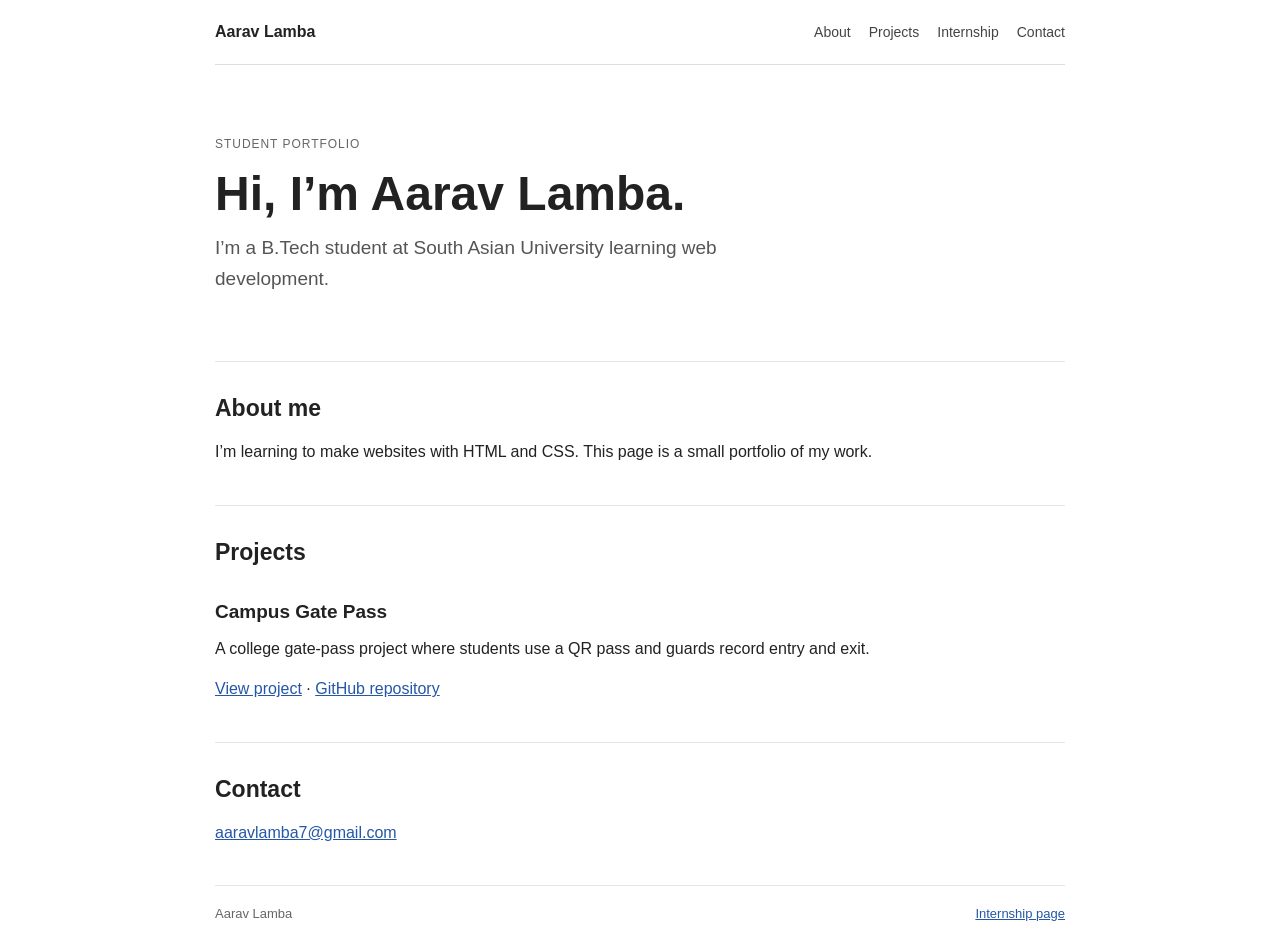
<file: index.html>
<!doctype html>
<html lang="en">
<head>
  <meta charset="utf-8">
  <meta name="viewport" content="width=device-width, initial-scale=1">
  <title>Aarav Lamba | Portfolio</title>
  <link rel="stylesheet" href="styles.css">
</head>
<body>
  <header>
    <a class="name" href="index.html">Aarav Lamba</a>
    <nav>
      <a href="#about">About</a>
      <a href="#projects">Projects</a>
      <a href="internship.html">Internship</a>
      <a href="#contact">Contact</a>
    </nav>
  </header>

  <main>
    <section class="intro">
      <p class="small-title">STUDENT PORTFOLIO</p>
      <h1>Hi, I’m Aarav Lamba.</h1>
      <p class="lead">I’m a B.Tech student at South Asian University learning web development.</p>
    </section>

    <section id="about">
      <h2>About me</h2>
      <p>I’m learning to make websites with HTML and CSS. This page is a small portfolio of my work.</p>
    </section>

    <section id="projects">
      <h2>Projects</h2>
      <article class="project">
        <h3>Campus Gate Pass</h3>
        <p>A college gate-pass project where students use a QR pass and guards record entry and exit.</p>
        <p class="links"><a href="https://qr-sign-in-attendance.infinityfreeapp.com/gatepass/" target="_blank" rel="noopener">View project</a> · <a href="https://github.com/aaravlamba7/gatepass" target="_blank" rel="noopener">GitHub repository</a></p>
      </article>
    </section>

    <section id="contact">
      <h2>Contact</h2>
      <p><a href="mailto:aaravlamba7@gmail.com">aaravlamba7@gmail.com</a></p>
    </section>
  </main>

  <footer><span>Aarav Lamba</span><a href="internship.html">Internship page</a></footer>
</body>
</html>
</file>
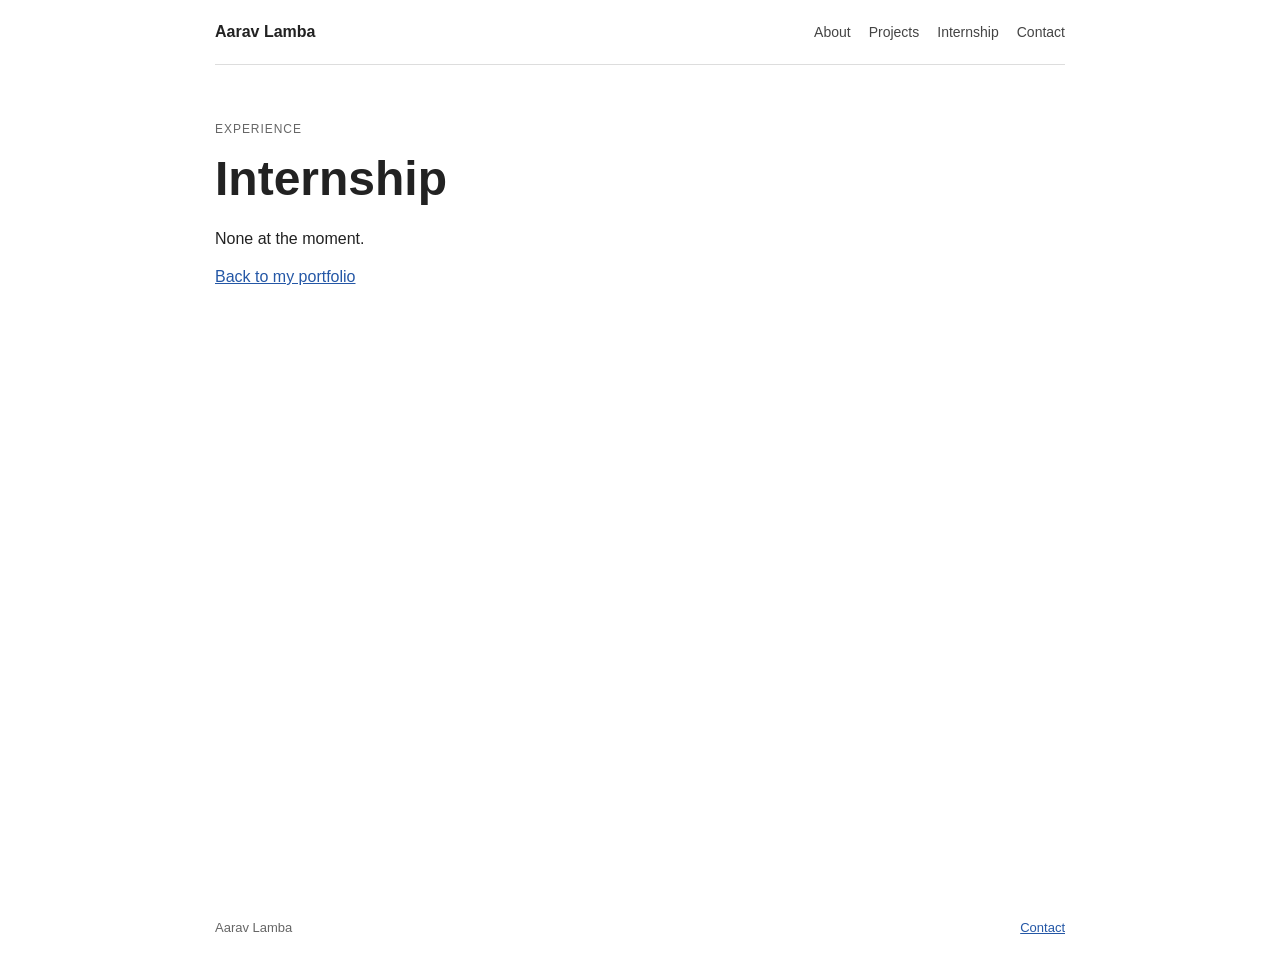
<file: internship.html>
<!doctype html>
<html lang="en">
<head>
  <meta charset="utf-8">
  <meta name="viewport" content="width=device-width, initial-scale=1">
  <title>Internship | Aarav Lamba</title>
  <link rel="stylesheet" href="styles.css">
</head>
<body>
  <header>
    <a class="name" href="index.html">Aarav Lamba</a>
    <nav>
      <a href="index.html#about">About</a>
      <a href="index.html#projects">Projects</a>
      <a href="internship.html">Internship</a>
      <a href="index.html#contact">Contact</a>
    </nav>
  </header>
  <main class="internship-page">
    <p class="small-title">EXPERIENCE</p>
    <h1>Internship</h1>
    <p>None at the moment.</p>
    <p><a href="index.html">Back to my portfolio</a></p>
  </main>
  <footer><span>Aarav Lamba</span><a href="mailto:aaravlamba7@gmail.com">Contact</a></footer>
</body>
</html>
</file>
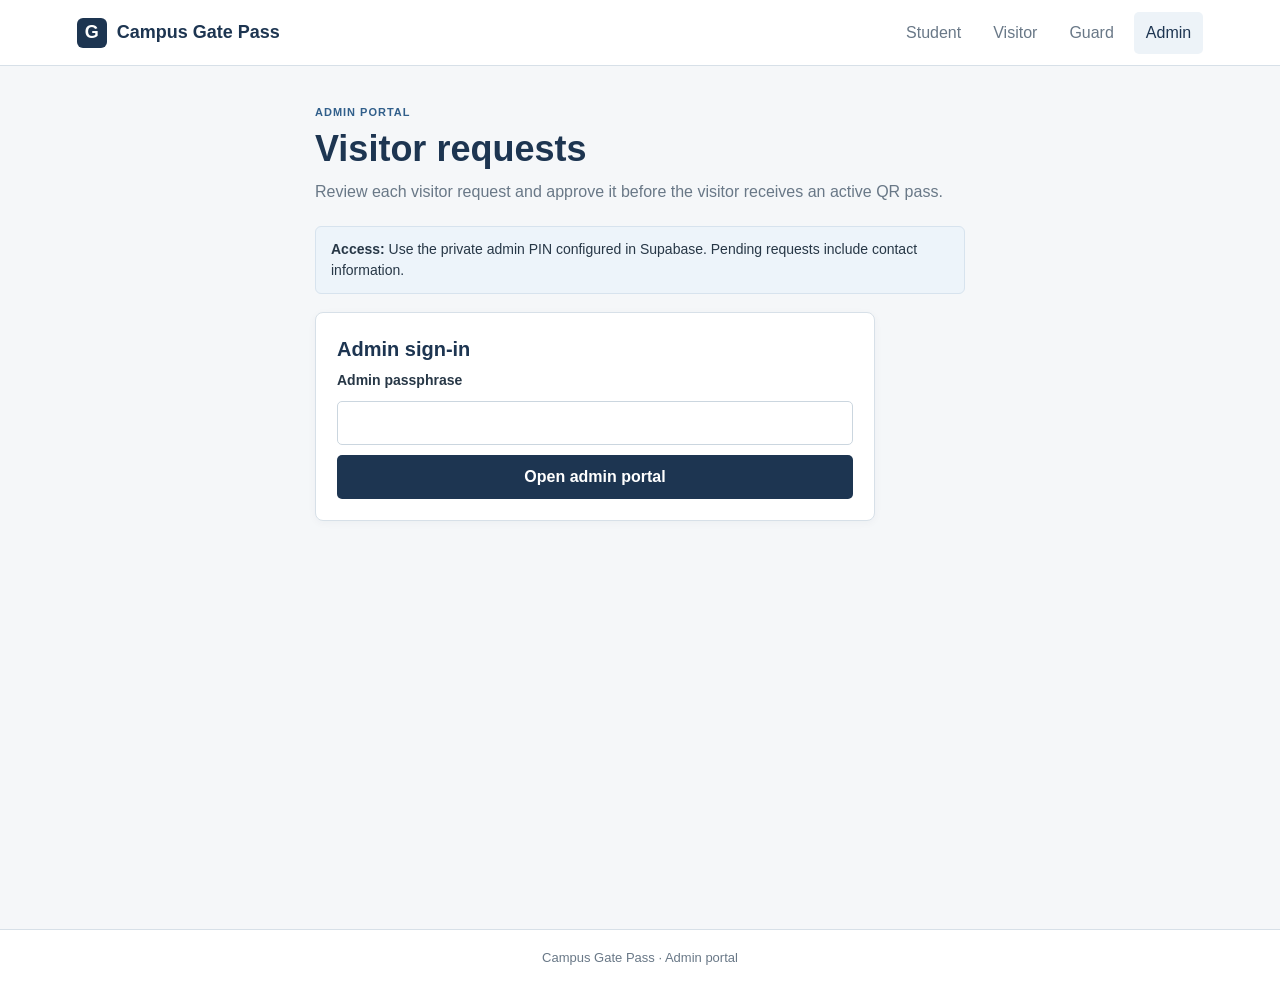
<file: pages/admin.html>
<!doctype html>
<html lang="en">
<head>
  <meta charset="utf-8">
  <meta name="viewport" content="width=device-width, initial-scale=1">
  <title>Visitor Admin | Campus Gate Pass</title>
  <link rel="stylesheet" href="../css/style.css">
  <script src="../js/backend-config.js?v=task8-1" defer></script>
  <script src="../js/app.js?v=task8-1" defer></script>
  <script src="../js/visitor-app.js?v=task8-1" defer></script>
</head>
<body>
  <header class="site-header">
    <a class="brand" href="../index.html"><span class="brand-icon">G</span> Campus Gate Pass</a>
    <nav><a class="nav-link" href="../index.html">Student</a><a class="nav-link" href="visitor.html">Visitor</a><a class="nav-link" href="guard.html">Guard</a><a class="nav-link active" href="admin.html">Admin</a></nav>
  </header>
  <main class="container narrow">
    <section class="intro"><p class="small-heading">ADMIN PORTAL</p><h1>Visitor requests</h1><p>Review each visitor request and approve it before the visitor receives an active QR pass.</p></section>
    <div class="info-note"><strong>Access:</strong> Use the private admin PIN configured in Supabase. Pending requests include contact information.</div>
    <section id="admin-login" class="panel login-panel">
      <h2>Admin sign-in</h2>
      <form id="admin-login-form">
        <label for="admin-pin-input">Admin passphrase</label><input id="admin-pin-input" type="password" minlength="12" maxlength="100" autocomplete="current-password" required>
        <button class="button" type="submit">Open admin portal</button>
      </form>
      <div id="admin-login-message" class="message hidden" role="status"></div>
    </section>
    <section id="admin-dashboard" class="hidden">
      <div class="panel">
        <div class="history-heading"><div><p class="small-heading">PENDING</p><h2>Requests to review</h2></div><button id="admin-refresh" class="text-button" type="button">Refresh</button></div>
        <p id="admin-session-name" class="muted"></p>
        <button id="admin-logout" class="text-button" type="button">Sign out</button>
        <div id="admin-requests" class="visitor-list"><p class="muted">Loading requests…</p></div>
      </div>
      <div id="admin-message" class="message hidden" role="status"></div>
    </section>
  </main>
  <footer>Campus Gate Pass · Admin portal</footer>
</body>
</html>
</file>
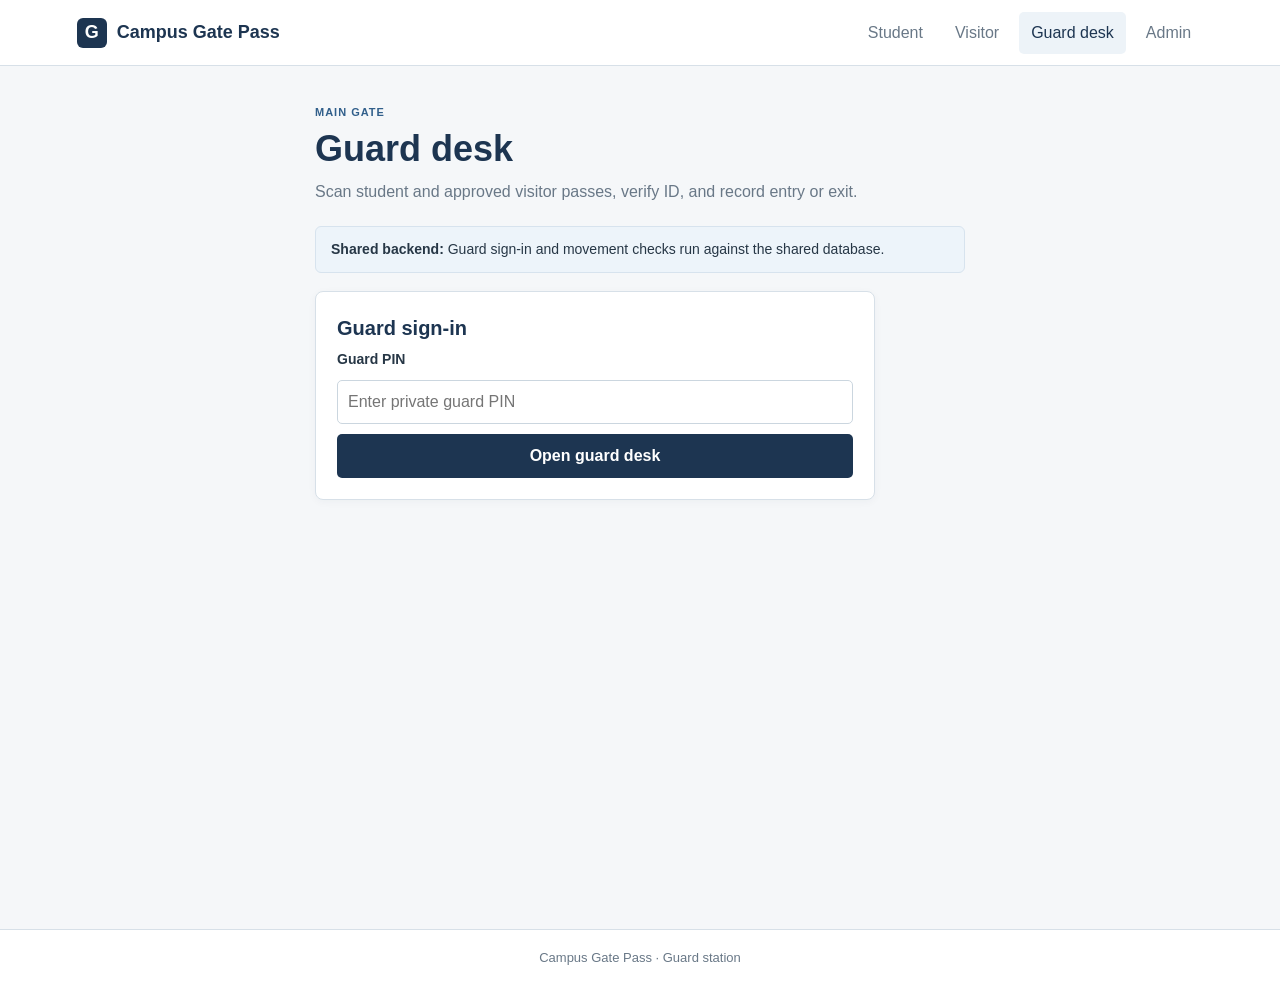
<file: pages/guard.html>
<!doctype html>
<html lang="en">
<head>
  <meta charset="utf-8">
  <meta name="viewport" content="width=device-width, initial-scale=1">
  <title>Guard Desk | Campus Gate Pass</title>
  <link rel="stylesheet" href="../css/style.css">
  <script src="../js/html5-qrcode.min.js?v=task8-3" defer></script>
  <script src="../js/backend-config.js?v=task8-3" defer></script>
  <script src="../js/app.js?v=task8-3" defer></script>
  <script src="../js/visitor-guard.js?v=task8-3" defer></script>
</head>
<body>
  <header class="site-header"><a class="brand" href="../index.html"><span class="brand-icon">G</span> Campus Gate Pass</a><nav><a class="nav-link" href="../index.html">Student</a><a class="nav-link" href="visitor.html">Visitor</a><a class="nav-link active" href="guard.html">Guard desk</a><a class="nav-link" href="admin.html">Admin</a></nav></header>
  <main class="container narrow">
    <section class="intro"><p class="small-heading">MAIN GATE</p><h1>Guard desk</h1><p>Scan student and approved visitor passes, verify ID, and record entry or exit.</p></section>
    <div class="info-note"><strong>Shared backend:</strong> Guard sign-in and movement checks run against the shared database.</div>
    <section id="guard-login" class="panel login-panel">
      <h2>Guard sign-in</h2>
      <form id="guard-login-form"><label for="guard-pin">Guard PIN</label><input id="guard-pin" type="password" minlength="8" maxlength="64" autocomplete="current-password" placeholder="Enter private guard PIN" required><button class="button" type="submit">Open guard desk</button></form>
      <div id="guard-message" class="message hidden" role="status"></div>
    </section>
    <section id="guard-dashboard" class="hidden">
      <div class="panel"><div class="history-heading"><div><p class="small-heading">MAIN GATE</p><h2>Record a scan</h2></div><button id="guard-logout" class="text-button" type="button">Sign out</button></div>
        <p class="muted">Choose the pass type and scan its QR with this device's camera. The next movement is based on the current gate status.</p>
        <div class="scan-actions"><button id="start-student-camera" class="button" type="button">Scan student pass</button><button id="start-visitor-camera" class="button button-secondary" type="button">Scan visitor pass</button></div>
        <div id="qr-camera-panel" class="camera-panel hidden">
          <div id="qr-reader"></div>
          <div id="qr-camera-message" class="message hidden" role="status"></div>
          <button id="stop-qr-camera" class="button button-secondary" type="button">Close camera</button>
        </div>
        <details class="manual-scan"><summary>Use manual scan input</summary>
          <form id="scan-form"><label for="qr-token">Student QR link or token</label><div class="scan-row"><input id="qr-token" placeholder="Paste or type the student QR link" autocomplete="off" required><button class="button" type="submit">Find student</button></div></form>
        </details>
      </div>
      <div id="scan-message" class="message hidden" role="status"></div>
      <section id="student-result" class="panel hidden"><p class="small-heading">MATCHED STUDENT</p><h2 id="result-name"></h2><p id="result-roll" class="muted"></p><p>Current status: <strong id="result-status"></strong></p><p>Next movement: <strong id="next-movement"></strong></p><p class="id-reminder">Check the student's physical college ID before recording movement.</p>
        <form id="confirm-form"><input id="movement" type="hidden"><label class="check-line"><input id="id-check" type="checkbox" required> I checked the physical college ID.</label><button id="record-student-movement" class="button" type="submit">Record entry</button></form>
      </section>
      <section class="panel history-panel"><div class="history-heading"><div><p class="small-heading">RECENT ACTIVITY</p><h2>Recent scans</h2></div><span class="muted">Shared history</span></div><div id="scan-history"><p class="muted">No scans recorded yet.</p></div></section>
      <section class="panel visitor-monitor">
        <div class="history-heading"><div><p class="small-heading">VISITOR CHECK</p><h2>Approved visitors</h2></div><button id="visitor-list-refresh" class="text-button" type="button">Refresh</button></div>
        <p class="muted small-copy">Overdue visitors who are still marked inside are highlighted with their contact details.</p>
        <div id="guard-visitor-list" class="visitor-list"><p class="muted">Sign in to view approved visitors.</p></div>
      </section>
      <section class="panel">
        <p class="small-heading">VISITOR PASS</p><h2>Visitor scan fallback</h2>
        <details class="manual-scan"><summary>Use manual visitor input</summary>
          <form id="visitor-scan-form"><label for="visitor-qr-token">Visitor QR link or token</label><div class="scan-row"><input id="visitor-qr-token" placeholder="Paste or type the visitor QR link" autocomplete="off" required><button class="button" type="submit">Find visitor</button></div></form>
        </details>
        <div id="visitor-scan-message" class="message hidden" role="status"></div>
      </section>
      <section id="guard-visitor-result" class="panel hidden">
        <p class="small-heading">MATCHED VISITOR</p><h2 id="guard-visitor-name"></h2>
        <p>Contact: <a id="guard-visitor-phone" href="#"></a></p>
        <p>Visiting: <strong id="guard-visitor-host"></strong></p>
        <p>Reason: <span id="guard-visitor-purpose"></span></p>
        <p>Pass: <strong id="guard-visitor-pass-status"></strong> · Gate: <strong id="guard-visitor-gate-status"></strong></p>
        <p id="guard-visitor-expiry" class="muted"></p>
        <form id="visitor-confirm-form">
          <label for="visitor-movement">Select movement</label><select id="visitor-movement" required><option value="">Choose entry or exit</option><option value="ENTRY">Entry — entering campus</option><option value="EXIT">Exit — leaving campus</option></select>
          <label class="check-line"><input id="visitor-id-check" type="checkbox" required> I checked the visitor's photo ID.</label>
          <button class="button" type="submit">Record visitor movement</button>
        </form>
      </section>
    </section>
  </main>
  <footer>Campus Gate Pass · Guard station</footer>
</body>
</html>
</file>
<file: styles.css>
body {
  margin: 0;
  color: #222;
  background: #fff;
  font: 16px/1.6 Arial, Helvetica, sans-serif;
}

a { color: #2457a6; }
a:hover { color: #163a70; }

header, main, footer {
  width: min(850px, calc(100% - 36px));
  margin: 0 auto;
}

header {
  min-height: 64px;
  display: flex;
  align-items: center;
  justify-content: space-between;
  gap: 20px;
  border-bottom: 1px solid #ddd;
}

.name { color: #222; font-weight: 700; text-decoration: none; }
nav { display: flex; gap: 18px; }
nav a { color: #444; font-size: 14px; text-decoration: none; }
nav a:hover { text-decoration: underline; }

main { min-height: calc(100vh - 120px); }
section { padding: 28px 0; border-bottom: 1px solid #e5e5e5; }
.intro { padding: 70px 0 55px; }
.small-title { margin-bottom: 12px; color: #666; font-size: 12px; letter-spacing: .08em; }
h1 { margin: 0 0 12px; font-size: clamp(32px, 5vw, 48px); line-height: 1.15; }
.lead { max-width: 600px; color: #555; font-size: 19px; }
h2 { margin: 0 0 12px; font-size: 23px; }
h3 { margin: 0 0 8px; font-size: 19px; }
p { margin: 0 0 12px; }
.project { padding: 15px 0 0; }
.project p { max-width: 700px; }
.links { margin-top: 15px; }
footer {
  min-height: 56px;
  display: flex;
  align-items: center;
  justify-content: space-between;
  color: #666;
  font-size: 13px;
}

.internship-page { padding-top: 55px; }
.internship-page h1 { margin-bottom: 20px; }

@media (max-width: 560px) {
  header { align-items: flex-start; flex-direction: column; padding: 14px 0; }
  nav { width: 100%; justify-content: space-between; gap: 8px; }
  nav a { font-size: 13px; }
  .intro { padding-top: 48px; }
}
</file>
<file: css/style.css>
* { box-sizing: border-box; }
:root { --navy: #1d3551; --blue: #315f8b; --pale: #edf3f8; --line: #d7e0e8; --text: #273746; --muted: #697887; --green: #397354; }
body { margin: 0; background: #f5f7f9; color: var(--text); font: 16px/1.5 Arial, Helvetica, sans-serif; }
.site-header { min-height: 66px; padding: 0 max(6vw, 22px); background: #fff; border-bottom: 1px solid var(--line); display: flex; align-items: center; justify-content: space-between; gap: 20px; }
.brand { display: flex; align-items: center; gap: 10px; color: var(--navy); font-size: 18px; font-weight: 700; text-decoration: none; }
.brand-icon { width: 30px; height: 30px; display: grid; place-items: center; background: var(--navy); color: #fff; border-radius: 6px; }
nav { display: flex; gap: 8px; } .nav-link { padding: 9px 12px; border-radius: 5px; color: var(--muted); text-decoration: none; } .nav-link.active, .nav-link:hover { color: var(--navy); background: var(--pale); }
.container { width: min(930px, 90%); min-height: calc(100vh - 130px); margin: 38px auto 55px; }
.container.narrow { width: min(650px, 90%); }
.login-panel { max-width: 560px; }
.role-note { margin-top: 18px; color: var(--muted); text-align: center; font-size: 13px; }
.intro { max-width: 670px; margin-bottom: 22px; } .small-heading { margin: 0 0 6px; color: var(--blue); font-size: 11px; font-weight: 700; letter-spacing: 1px; }
h1, h2, p { margin-top: 0; } h1 { margin-bottom: 10px; color: var(--navy); font-size: clamp(28px, 4vw, 36px); line-height: 1.2; } h2 { margin-bottom: 6px; color: var(--navy); font-size: 20px; } .intro > p:last-child, .muted { color: var(--muted); }
.info-note, .message, .id-reminder { margin: 18px 0; padding: 12px 15px; border: 1px solid #d7e3ee; border-radius: 6px; background: #edf4fa; font-size: 14px; }
.student-grid { display: grid; grid-template-columns: repeat(auto-fit, minmax(270px, 1fr)); gap: 18px; margin: 20px 0; }
.student-card, .panel, .steps-card { padding: 21px; border: 1px solid var(--line); border-radius: 8px; background: #fff; box-shadow: 0 2px 8px #1d35510a; }
.card-title-row { display: flex; justify-content: space-between; align-items: flex-start; gap: 10px; } .card-title-row h2 { font-size: 18px; } .roll-number { margin: 0; color: var(--muted); font-size: 13px; }
.status { flex: none; padding: 3px 9px; border-radius: 15px; background: #f2eddd; color: #735a1b; font-size: 12px; font-weight: 700; } .status.inside { background: #e7f2eb; color: var(--green); }
.qr-frame { width: 174px; height: 174px; margin: 18px auto 10px; display: grid; place-items: center; border: 1px solid var(--line); border-radius: 6px; } .qr-code { width: 148px; height: 148px; } .qr-code img, .qr-code canvas { display: block; } .pass-help { margin: 0; color: var(--muted); text-align: center; font-size: 13px; }
.steps-card { margin-top: 23px; } .steps-card ol { padding-left: 21px; color: var(--muted); } .steps-card li { margin: 6px 0; }
.button { display: inline-block; border: 0; border-radius: 5px; padding: 10px 15px; background: var(--navy); color: #fff; font: inherit; font-weight: 700; text-decoration: none; cursor: pointer; } .button:hover { background: var(--blue); }
.panel { margin: 17px 0; } form { display: grid; gap: 10px; } label { font-size: 14px; font-weight: 700; } input:not([type=checkbox]), select { width: 100%; min-height: 42px; padding: 9px 10px; border: 1px solid #cbd6df; border-radius: 5px; background: #fff; color: var(--text); font: inherit; } input:focus, select:focus { outline: 2px solid #c4d7e8; }
.scan-row { display: flex; gap: 10px; } .scan-row input { flex: 1; min-width: 0; } .check-line { display: flex; align-items: flex-start; gap: 8px; font-weight: 400; } .check-line input { margin-top: 4px; }
.scan-actions { display: flex; flex-wrap: wrap; gap: 10px; margin: 12px 0; }
.camera-panel { margin-top: 14px; padding: 14px; border: 1px solid var(--line); border-radius: 7px; background: #f8fafc; }
.camera-panel #qr-reader { width: min(100%, 420px); margin: 0 auto 12px; overflow: hidden; border: 0; }
.camera-panel #qr-reader video { max-width: 100%; border-radius: 6px; }
.manual-scan { margin-top: 14px; color: var(--muted); }
.manual-scan summary { width: fit-content; cursor: pointer; color: var(--blue); font-size: 14px; font-weight: 700; }
.manual-scan form { margin-top: 12px; }
.message.error { border-color: #e7c7c1; background: #fff1ef; color: #8a3e35; } .message.success { border-color: #c7e1d1; background: #edf7f0; color: #285f41; }
.history-heading { display: flex; justify-content: space-between; align-items: center; } .text-button { border: 0; background: none; color: var(--blue); text-decoration: underline; font: inherit; cursor: pointer; } .history-list { margin: 10px 0 0; padding: 0; list-style: none; } .history-list li { display: flex; align-items: center; justify-content: space-between; gap: 12px; padding: 10px 0; border-top: 1px solid var(--line); } .history-list small { display: block; color: var(--muted); }
.account-switch { margin: 16px 0 0; color: var(--muted); font-size: 14px; }
.small-copy { font-size: 13px; }
.button-secondary { background: #eaf0f5; color: var(--navy); border: 1px solid #d2dde7; }
.button-secondary:hover { background: #dce7f0; }
.visitor-list { display: grid; gap: 12px; margin-top: 14px; }
.visitor-card { padding: 15px; border: 1px solid var(--line); border-radius: 7px; background: #fff; }
.visitor-card h3 { margin: 0 0 7px; color: var(--navy); font-size: 16px; }
.visitor-card p { margin: 5px 0; overflow-wrap: anywhere; }
.visitor-card.overdue { border-color: #d8a29a; background: #fff7f5; }
.visitor-card.overdue h3 { color: #8a3e35; }
.visitor-actions { display: flex; flex-wrap: wrap; gap: 8px; margin-top: 10px; }
.visitor-actions .button { font-size: 14px; }
.visitor-monitor { margin-top: 20px; }
.visitor-monitor .history-heading { gap: 12px; }
.visitor-monitor .history-heading .text-button { flex: none; }
textarea { display: block; width: 100%; min-height: 84px; padding: 9px 10px; border: 1px solid #cbd6df; border-radius: 5px; background: #fff; color: var(--text); font: inherit; resize: vertical; }
textarea:focus { outline: 2px solid #c4d7e8; }
.hidden { display: none !important; } footer { padding: 18px; border-top: 1px solid var(--line); background: #fff; color: var(--muted); text-align: center; font-size: 13px; }
@media (max-width: 560px) { .site-header { padding: 12px 5%; flex-direction: column; align-items: flex-start; gap: 8px; } nav { width: 100%; } .nav-link { padding-left: 0; padding-right: 18px; } .container { margin-top: 27px; } .scan-row { flex-direction: column; } }
</file>
